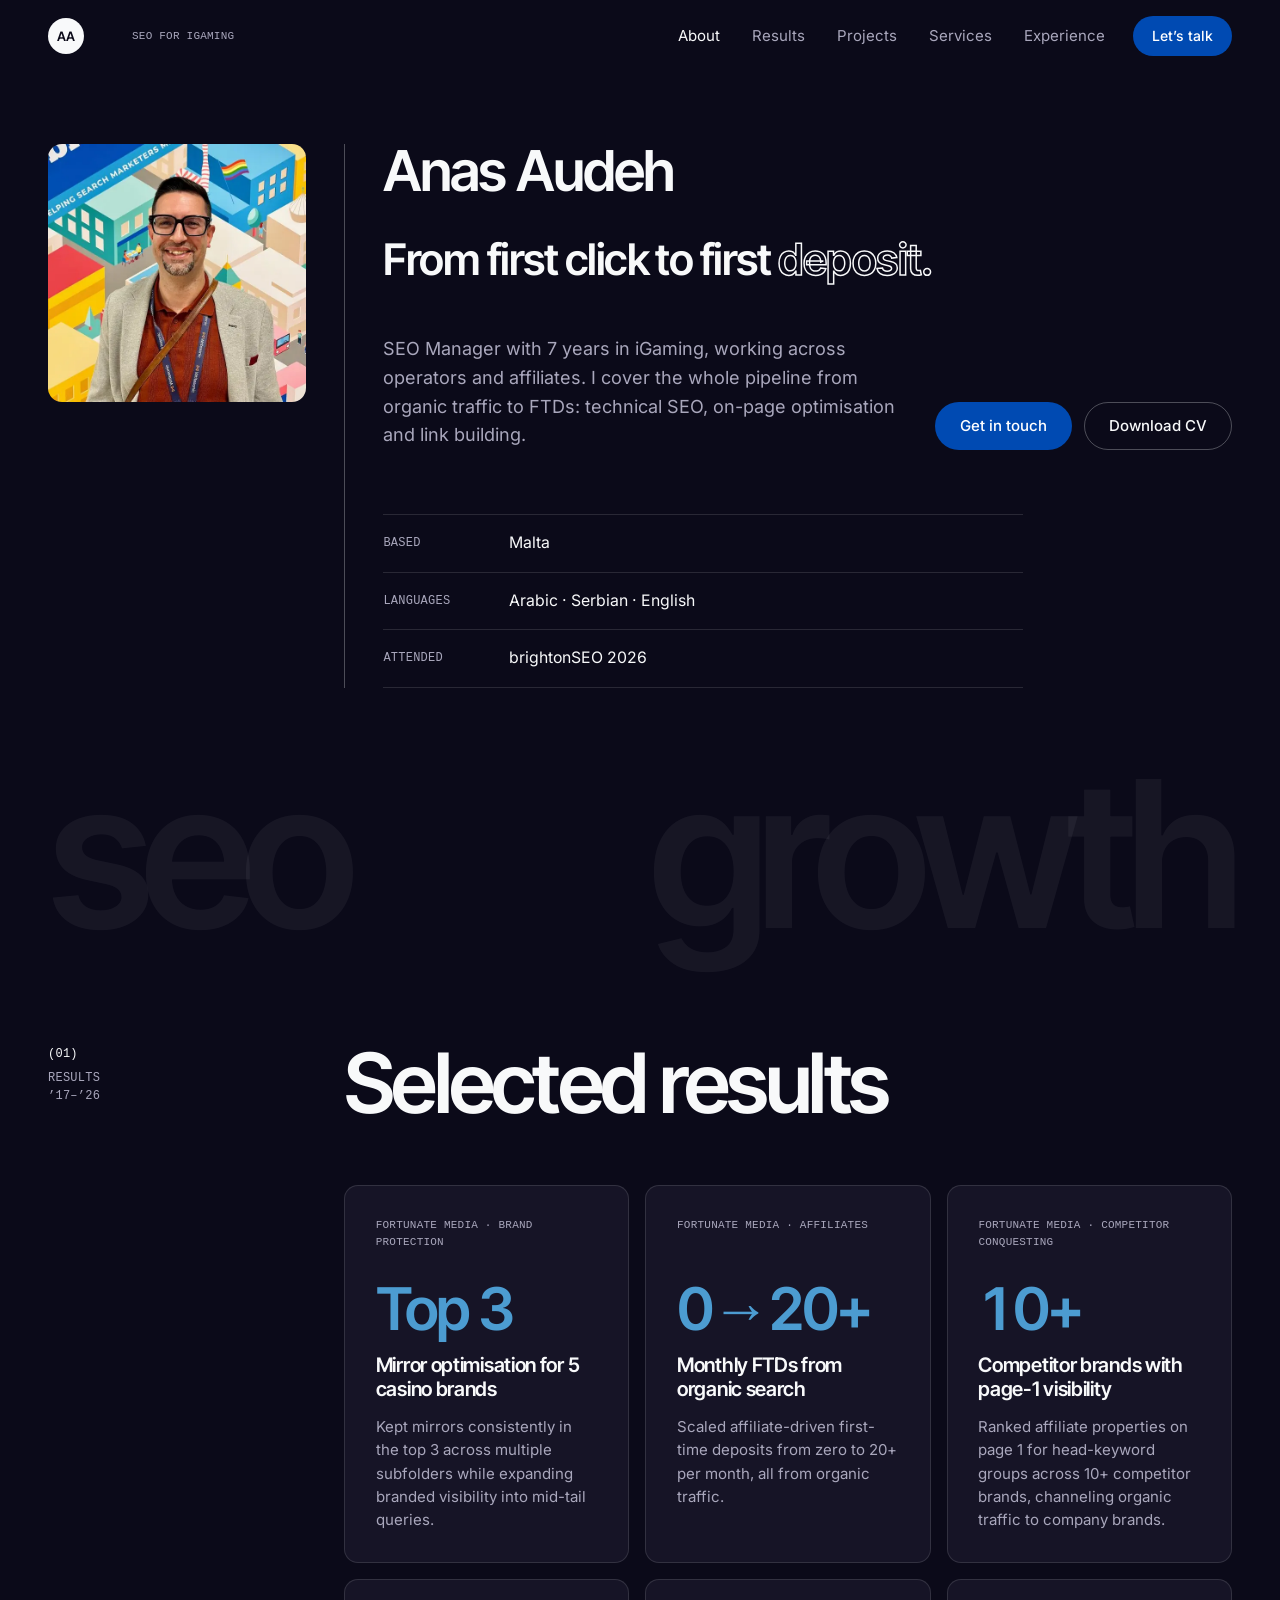
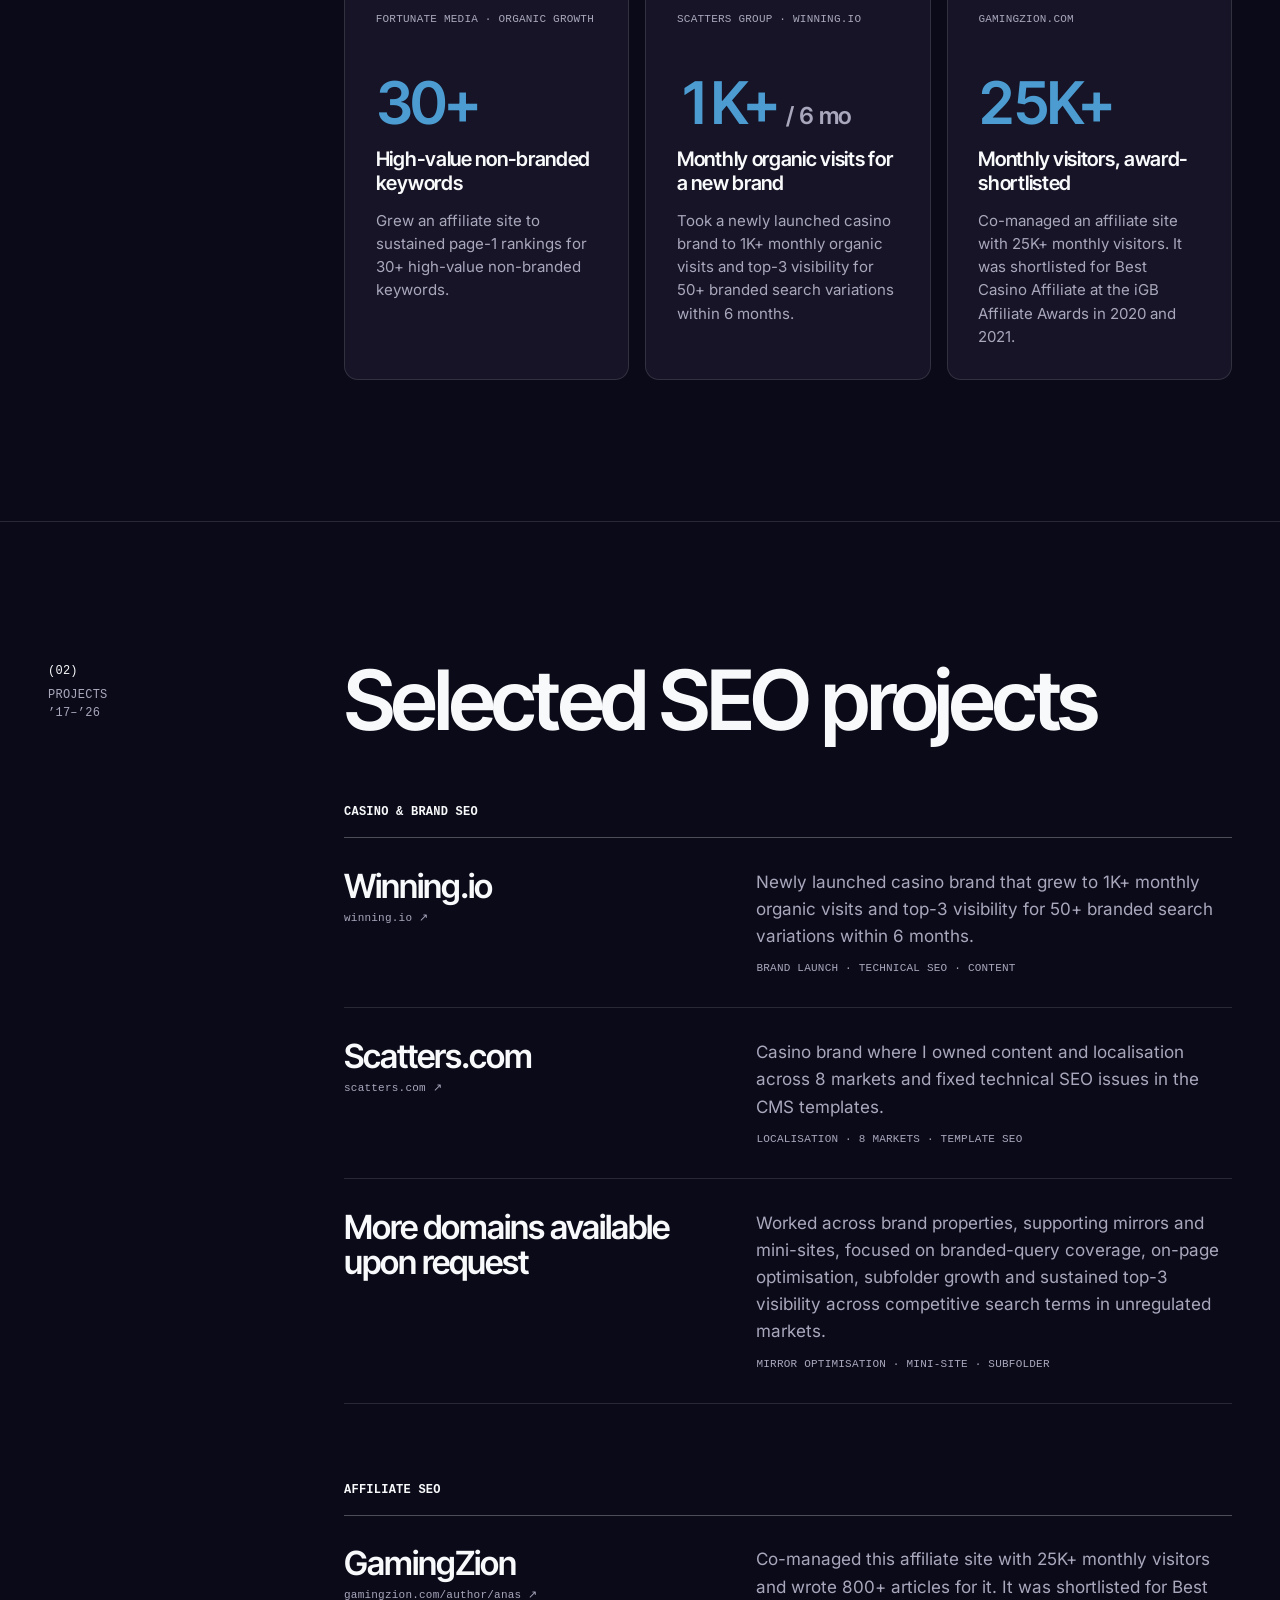
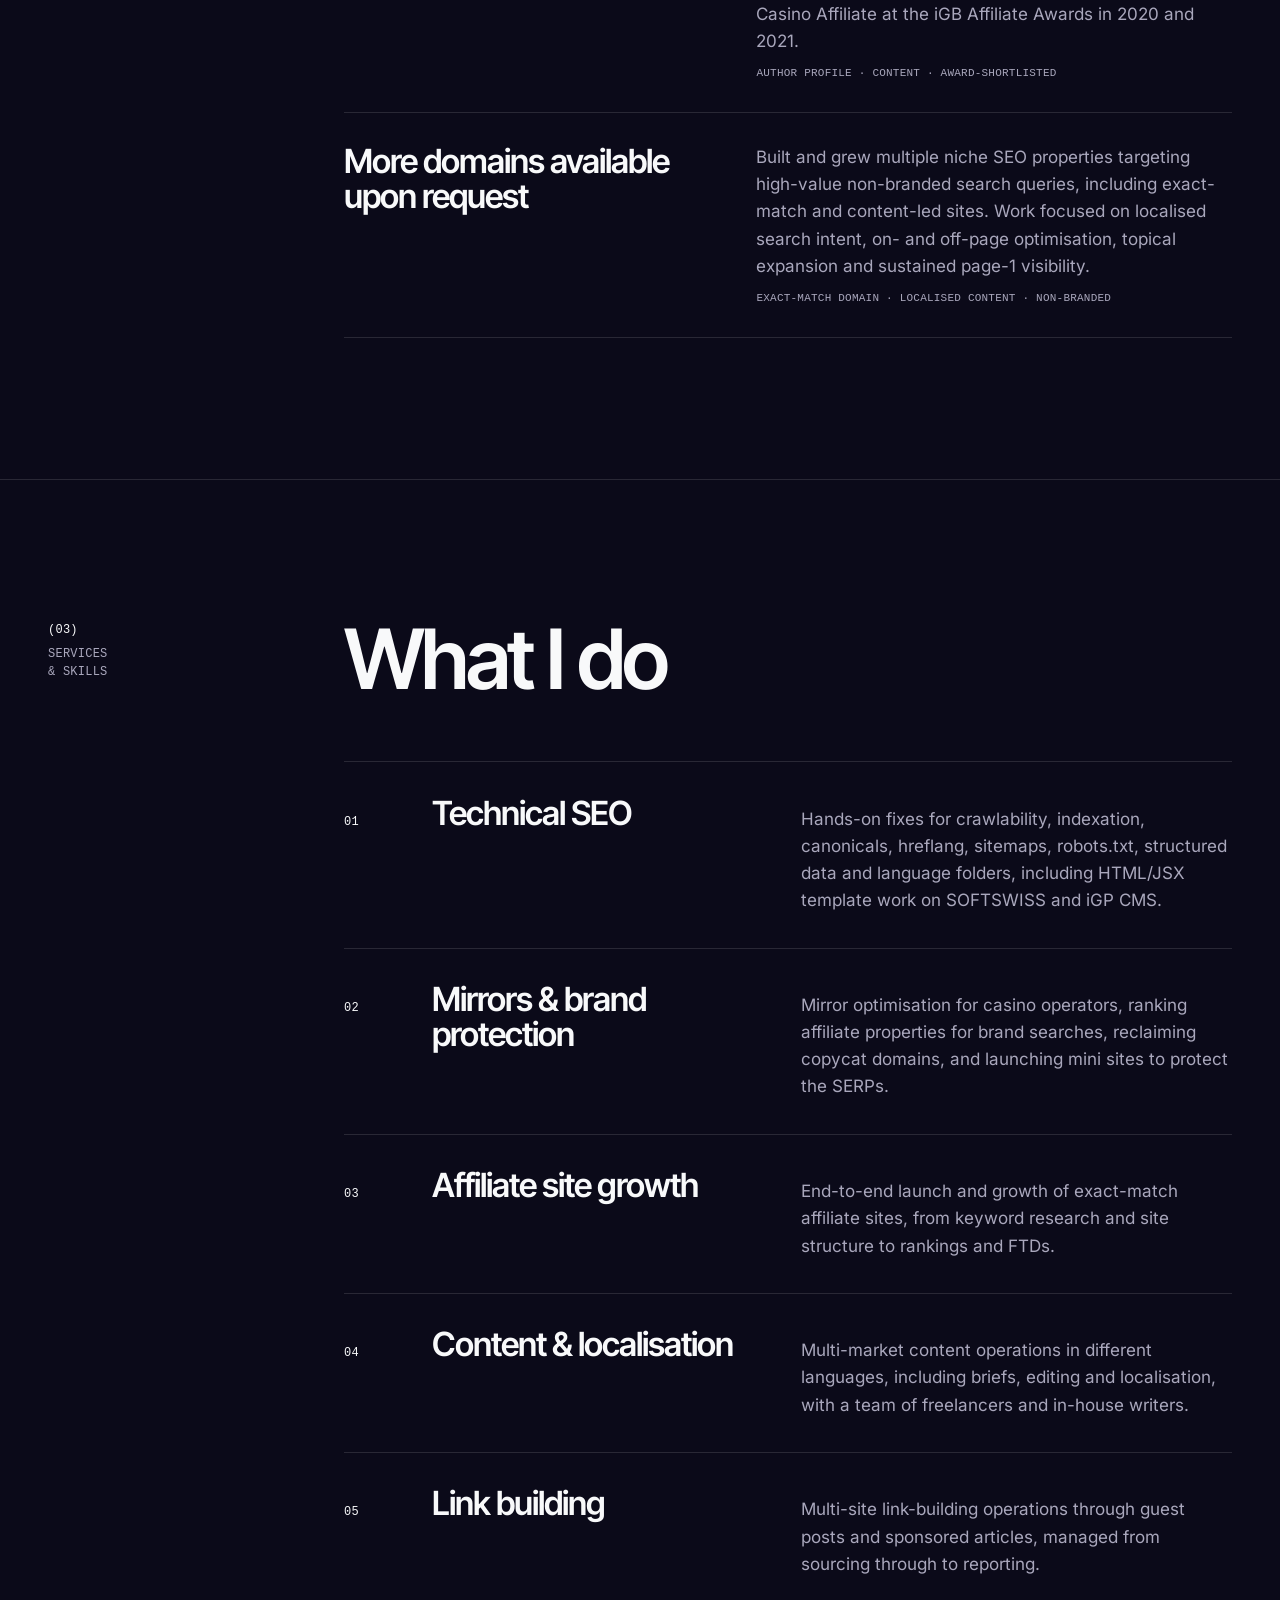
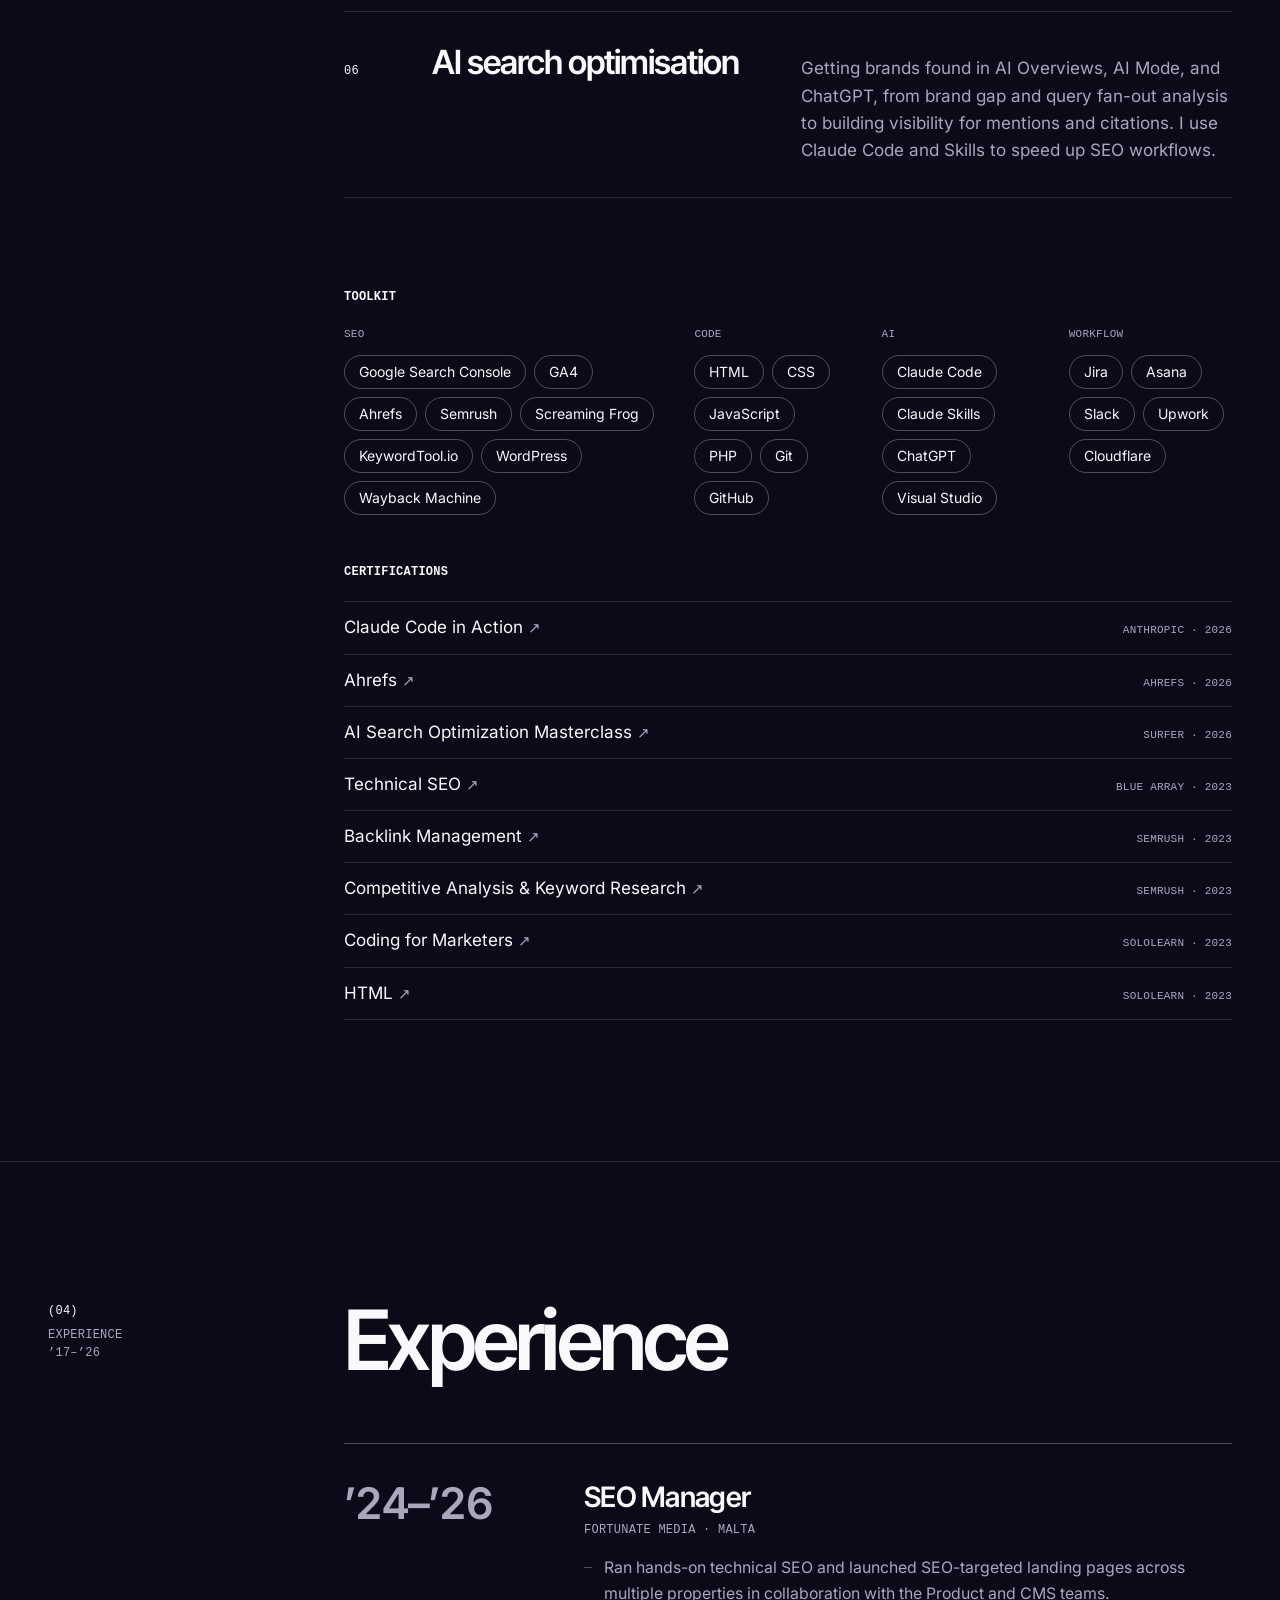
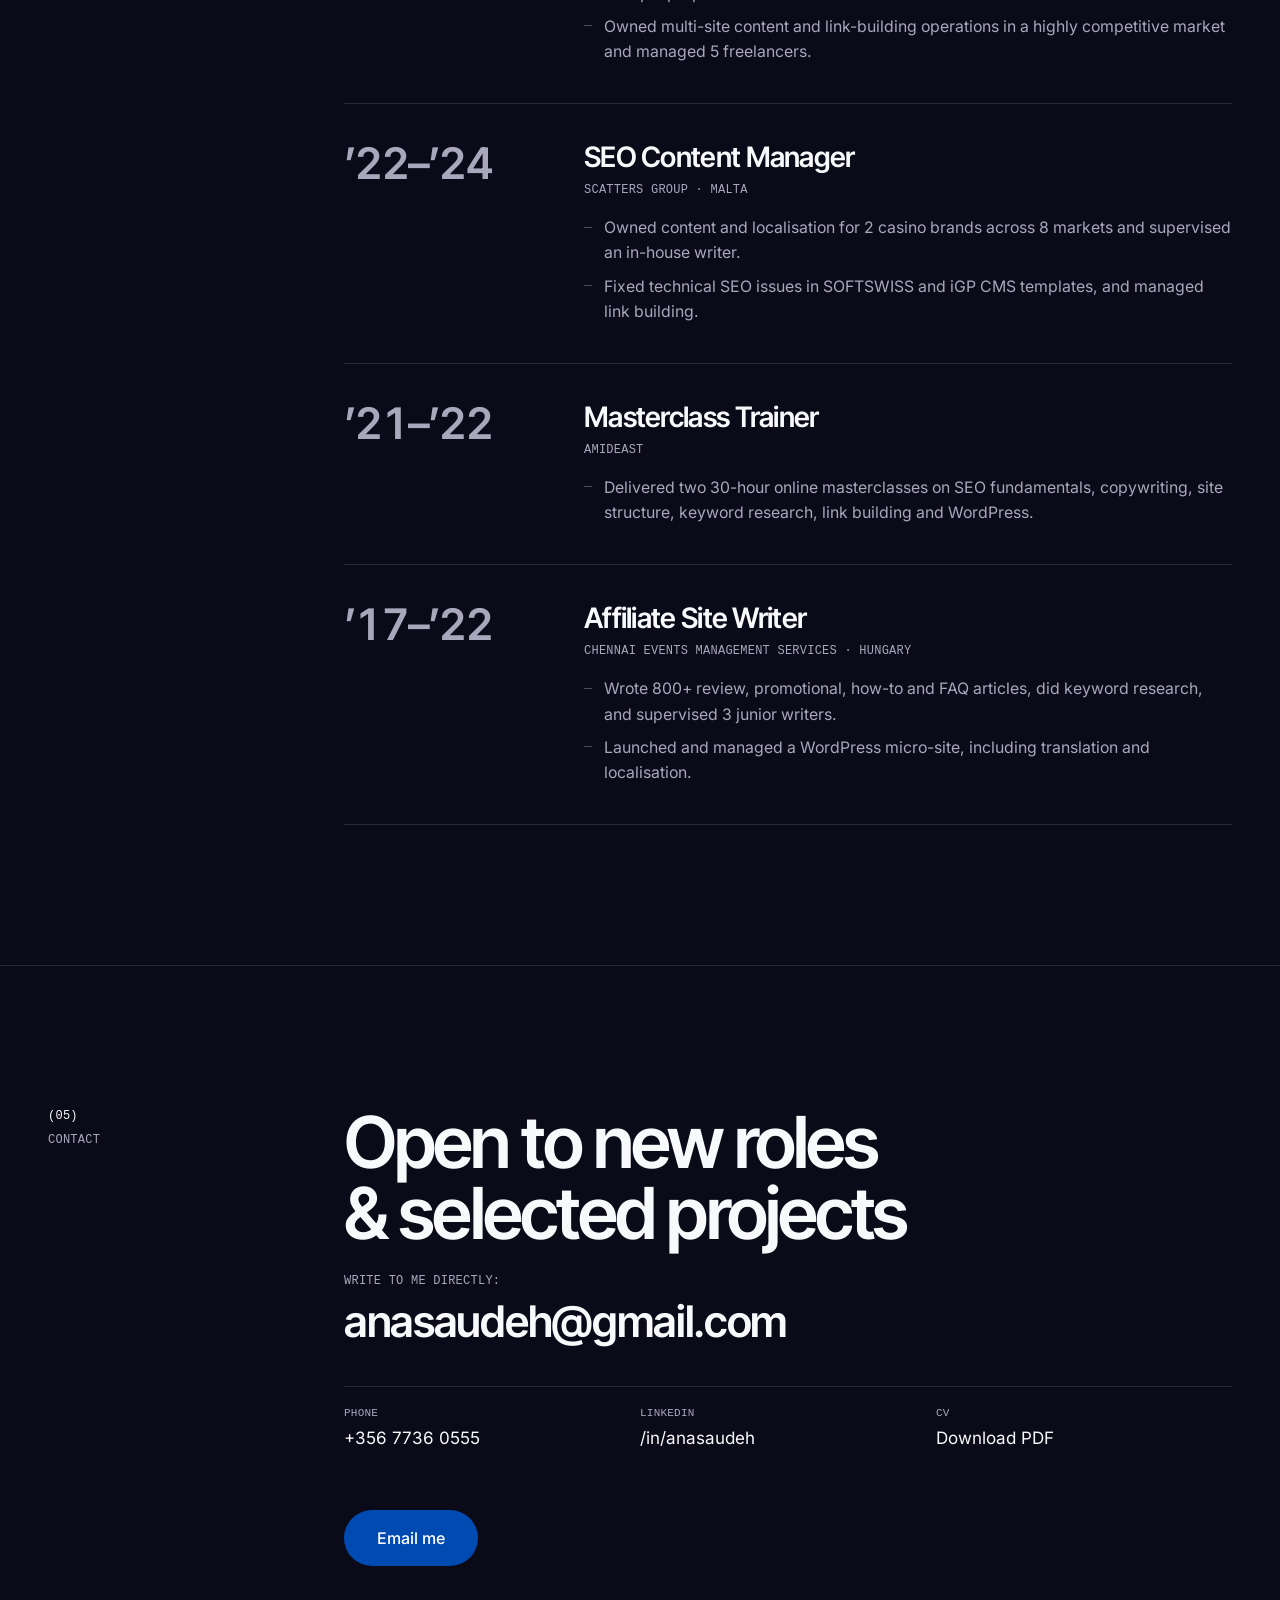
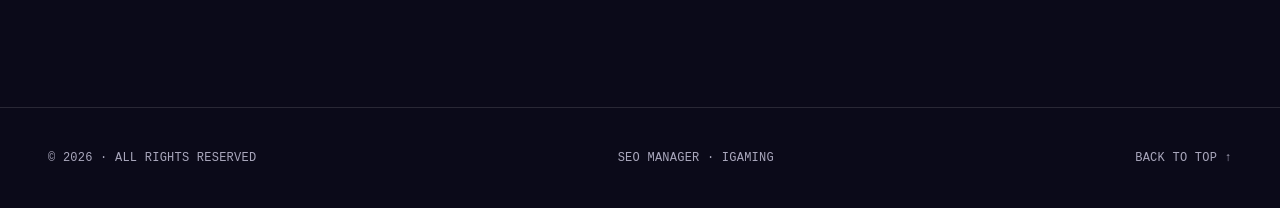
<file: index.html>
<!doctype html>
<html lang="en">
<head>
  <meta charset="utf-8">
  <meta name="viewport" content="width=device-width, initial-scale=1">

  <!-- Meta title: 52 chars · Meta description: 152 chars -->
  <title>Anas Audeh | SEO Manager for iGaming &amp; Affiliate SEO</title>
  <meta name="description" content="Specialised in technical SEO, on-page optimisation, link building, brand protection and affiliate growth, driving high-value FTDs.">
  <link rel="canonical" href="https://anasaudeh.github.io/">
  <meta name="robots" content="index, follow, max-image-preview:large, max-snippet:-1">
  <meta name="author" content="Anas Audeh">
  <meta name="theme-color" content="#0B0A19">
  <link rel="sitemap" type="application/xml" href="/sitemap.xml">

  <meta property="og:type" content="profile">
  <meta property="og:site_name" content="Anas Audeh">
  <meta property="og:locale" content="en_GB">
  <meta property="og:title" content="Anas Audeh | SEO Manager for iGaming &amp; Affiliate SEO">
  <meta property="og:description" content="Specialised in technical SEO, on-page optimisation, link building, brand protection and affiliate growth, driving high-value FTDs.">
  <meta property="og:url" content="https://anasaudeh.github.io/">
  <meta property="og:image" content="https://anasaudeh.github.io/assets/img/og-image.jpg">
  <meta property="og:image:width" content="1200">
  <meta property="og:image:height" content="630">
  <meta property="og:image:alt" content="Anas Audeh, SEO Manager, at brightonSEO">
  <meta property="profile:first_name" content="Anas">
  <meta property="profile:last_name" content="Audeh">
  <meta name="twitter:card" content="summary_large_image">
  <meta name="twitter:title" content="Anas Audeh | SEO Manager for iGaming &amp; Affiliate SEO">
  <meta name="twitter:description" content="Specialised in technical SEO, on-page optimisation, link building, brand protection and affiliate growth, driving high-value FTDs.">
  <meta name="twitter:image" content="https://anasaudeh.github.io/assets/img/og-image.jpg">

  <script>document.documentElement.classList.add('js');</script>
  <link rel="icon" type="image/png" href="/assets/img/favicon-96.png" sizes="96x96">
  <link rel="icon" type="image/svg+xml" href="/assets/img/favicon.svg">
  <link rel="shortcut icon" href="/favicon.ico">
  <link rel="apple-touch-icon" sizes="180x180" href="/assets/img/apple-touch-icon.png">
  <meta name="apple-mobile-web-app-title" content="Anas Audeh">
  <link rel="manifest" href="/site.webmanifest">

  <link rel="preload" as="image" href="assets/img/anas-audeh-600.webp" imagesrcset="assets/img/anas-audeh-600.webp 600w, assets/img/anas-audeh-1000.webp 1000w" imagesizes="(max-width: 521px) 46vw, (max-width: 767px) 240px, 30vw" type="image/webp">
  <link rel="stylesheet" href="assets/css/styles.css">

  <script type="application/ld+json">
  {
    "@context": "https://schema.org",
    "@graph": [
      {
        "@type": "WebSite",
        "@id": "https://anasaudeh.github.io/#website",
        "url": "https://anasaudeh.github.io/",
        "name": "Anas Audeh",
        "description": "Portfolio of Anas Audeh, SEO Manager for iGaming and affiliate SEO.",
        "inLanguage": "en",
        "publisher": { "@id": "https://anasaudeh.github.io/#person" }
      },
      {
        "@type": "ProfilePage",
        "@id": "https://anasaudeh.github.io/#webpage",
        "url": "https://anasaudeh.github.io/",
        "name": "Anas Audeh | SEO Manager for iGaming & Affiliate SEO",
        "description": "Specialised in technical SEO, on-page optimisation, link building, brand protection and affiliate growth, driving high-value FTDs.",
        "inLanguage": "en",
        "isPartOf": { "@id": "https://anasaudeh.github.io/#website" },
        "mainEntity": { "@id": "https://anasaudeh.github.io/#person" },
        "primaryImageOfPage": { "@id": "https://anasaudeh.github.io/#portrait" },
        "hasPart": { "@id": "https://anasaudeh.github.io/#projects" },
        "dateCreated": "2026-10-05T10:00:00+02:00",
        "dateModified": "2026-10-06T10:00:00+02:00"
      },
      {
        "@type": "ImageObject",
        "@id": "https://anasaudeh.github.io/#portrait",
        "url": "https://anasaudeh.github.io/assets/img/anas-audeh-1000.jpg",
        "contentUrl": "https://anasaudeh.github.io/assets/img/anas-audeh-1000.jpg",
        "width": 1000,
        "height": 1000,
        "caption": "Anas Audeh, SEO Manager"
      },
      {
        "@type": "Person",
        "@id": "https://anasaudeh.github.io/#person",
        "name": "Anas Audeh",
        "givenName": "Anas",
        "familyName": "Audeh",
        "jobTitle": "SEO Manager",
        "description": "SEO Manager with 7 years in iGaming, working across operators and affiliates: technical SEO, on-page optimisation, link building, brand protection, mirror optimisation and affiliate site growth.",
        "url": "https://anasaudeh.github.io/",
        "image": { "@id": "https://anasaudeh.github.io/#portrait" },
        "email": "mailto:anasaudeh@gmail.com",
        "telephone": "+35677360555",
        "address": { "@type": "PostalAddress", "addressCountry": "MT" },
        "sameAs": [
          "https://www.linkedin.com/in/anasaudeh/",
          "https://www.gamingzion.com/author/anas/"
        ],
        "knowsLanguage": ["ar", "sr", "en"],
        "knowsAbout": ["Search Engine Optimization", "Technical SEO", "iGaming SEO", "Affiliate SEO", "Casino Mirror Optimisation", "Brand Protection", "Link Building", "Content Localisation", "Hreflang", "Structured Data", "AI Search Optimization"],
        "hasOccupation": {
          "@type": "Occupation",
          "name": "SEO Manager",
          "occupationLocation": { "@type": "Country", "name": "Malta" },
          "skills": "Technical SEO, on-page optimisation, link building, mirror optimisation, brand protection, affiliate site growth, Arabic and English content localisation"
        },
        "hasCredential": [
          { "@type": "EducationalOccupationalCredential", "name": "Claude Code in Action", "credentialCategory": "certificate","recognizedBy": { "@type": "Organization", "name": "Anthropic" }, "url": "https://academy.claude.com/verify/67aee94d6bd5a4af589834d29f48e5f9" },
          { "@type": "EducationalOccupationalCredential", "name": "Ahrefs", "credentialCategory": "certificate", "recognizedBy": { "@type": "Organization", "name": "Ahrefs" }, "url": "https://ahrefs.com/academy/certificate/0a79d618d2f046e8805de0d850b82c8b" },
          { "@type": "EducationalOccupationalCredential", "name": "AI Search Optimization Masterclass", "credentialCategory": "certificate", "dateCreated": "2026-01-06", "recognizedBy": { "@type": "Organization", "name": "Surfer" }, "url": "https://credsverse.com/credentials/c81340a9-4514-42fe-adad-29f379c34323?preview=1" },
          { "@type": "EducationalOccupationalCredential", "name": "Technical SEO", "credentialCategory": "certificate", "dateCreated": "2023-07-10", "recognizedBy": { "@type": "Organization", "name": "Blue Array" }, "url": "https://www.bluearrayacademy.com/certificates/qzirxtob3e" },
          { "@type": "EducationalOccupationalCredential", "name": "Backlink Management", "credentialCategory": "certificate", "dateCreated": "2023-06-06", "recognizedBy": { "@type": "Organization", "name": "Semrush" }, "url": "https://static.semrush.com/academy-prod/certificate/11401057/XxwMrcJ4NJ2ikvB.png" },
          { "@type": "EducationalOccupationalCredential", "name": "Competitive Analysis and Keyword Research", "credentialCategory": "certificate", "dateCreated": "2023-05-05", "recognizedBy": { "@type": "Organization", "name": "Semrush" }, "url": "https://static.semrush.com/academy-prod/certificate/11401057/IXXDJ6OinRSXhJL.png" },
          { "@type": "EducationalOccupationalCredential", "name": "Coding for Marketers", "credentialCategory": "certificate", "dateCreated": "2023-03-13", "recognizedBy": { "@type": "Organization", "name": "Sololearn" }, "url": "https://www.sololearn.com/en/certificates/CT-DFIZCYKF" },
          { "@type": "EducationalOccupationalCredential", "name": "HTML", "credentialCategory": "certificate", "dateCreated": "2023-03-05", "recognizedBy": { "@type": "Organization", "name": "Sololearn" }, "url": "https://www.sololearn.com/en/certificates/CC-BE1X3CRT" }
        ]
      },
      {
        "@type": "ItemList",
        "@id": "https://anasaudeh.github.io/#projects",
        "name": "Selected SEO projects",
        "itemListElement": [
          { "@type": "ListItem", "position": 1, "item": { "@type": "WebSite", "name": "Winning.io", "url": "https://winning.io/" } },
          { "@type": "ListItem", "position": 2, "item": { "@type": "WebSite", "name": "Scatters.com", "url": "https://scatters.com/" } },
          { "@type": "ListItem", "position": 3, "item": { "@type": "WebSite", "name": "GamingZion", "url": "https://www.gamingzion.com/author/anas/" } }
        ]
      }
    ]
  }
  </script>
</head>
<body id="top">
  <a class="skip-link" href="#main">Skip to content</a>

  <header class="site-header">
    <div class="header-inner">
      <a class="wordmark" href="#top" aria-label="Back to top">
        <span class="wordmark-mark" aria-hidden="true">AA</span>
      </a>
      <p class="header-meta mono">SEO for iGaming</p>
      <button class="menu-toggle" type="button" aria-expanded="false" aria-controls="site-nav">Menu</button>
      <nav class="site-nav" id="site-nav" aria-label="Primary">
        <ul>
          <li><a href="#about">About</a></li>
          <li><a href="#results">Results</a></li>
          <li><a href="#projects">Projects</a></li>
          <li><a href="#services">Services</a></li>
          <li><a href="#experience">Experience</a></li>
          <li><a class="btn btn-primary btn-sm" href="#contact">Let’s talk</a></li>
        </ul>
      </nav>
    </div>
  </header>

  <main id="main">

    <!-- HERO / ABOUT -->
    <section class="hero" id="about" aria-labelledby="hero-name">
      <div class="container hero-grid">
        <div class="hero-side">
          <figure class="portrait reveal">
            <picture>
    <source
      type="image/webp"
      srcset="assets/img/anas-audeh-600.webp 600w,
              assets/img/anas-audeh-1000.webp 1000w"
      sizes="(max-width: 521px) 46vw, (max-width: 767px) 240px, 30vw">

    <img
      src="assets/img/anas-audeh-600.jpg"
      srcset="assets/img/anas-audeh-600.jpg 600w,
              assets/img/anas-audeh-1000.jpg 1000w"
      sizes="(max-width: 521px) 46vw, (max-width: 767px) 240px, 30vw"
      width="600"
      height="600"
      alt="Anas Audeh, SEO Manager, brightonSEO"
      fetchpriority="high">
  </picture>
          </figure>
        </div>

        <div class="hero-main">
          <h1 class="hero-name reveal" id="hero-name">Anas Audeh</h1>
          <p class="hero-title reveal">From first click to first <span class="outline">deposit.</span></p>
          <div class="hero-foot reveal">
            <p class="hero-lede">SEO Manager with 7 years in iGaming, working across operators and affiliates. I cover the whole pipeline from organic traffic to FTDs: technical SEO, on-page optimisation and link building.</p>
            <div class="hero-ctas">
              <a class="btn btn-primary" href="#contact">Get in touch</a>
              <a class="btn btn-ghost" href="/assets/Anas_Audeh_CV.pdf" download>Download CV</a>
            </div>
          </div>
          <dl class="facts hero-facts reveal">
            <div><dt class="mono">Based</dt><dd>Malta</dd></div>
            <div><dt class="mono">Languages</dt><dd>Arabic · Serbian · English</dd></div>
            <div><dt class="mono">Attended</dt><dd>brightonSEO 2026</dd></div>
          </dl>
        </div>
      </div>
      <div class="ghost-words" aria-hidden="true">
        <span>seo</span><span>growth</span>
      </div>
    </section>

    <!-- RESULTS -->
    <section class="section" id="results" aria-labelledby="results-title">
      <div class="container section-grid">
        <div class="section-label">
          <span class="mono">(01)</span>
          <span class="mono">Results <br>’17–’26</span>
        </div>
        <div class="section-body">
          <h2 class="section-title reveal" id="results-title">Selected results</h2>
          <ul class="cards">
            <li class="card reveal">
              <p class="card-tag mono">Fortunate Media · Brand protection</p>
              <p class="card-metric">Top 3</p>
              <h3>Mirror optimisation for 5 casino brands</h3>
              <p>Kept mirrors consistently in the top 3 across multiple subfolders while expanding branded visibility into mid-tail queries.</p>
            </li>
            <li class="card reveal">
              <p class="card-tag mono">Fortunate Media · Affiliates</p>
              <p class="card-metric">0→20+</p>
              <h3>Monthly FTDs from organic search</h3>
              <p>Scaled affiliate-driven first-time deposits from zero to 20+ per month, all from organic traffic.</p>
            </li>
            <li class="card reveal">
              <p class="card-tag mono">Fortunate Media · Competitor conquesting</p>
              <p class="card-metric">10+</p>
              <h3>Competitor brands with page-1 visibility</h3>
              <p>Ranked affiliate properties on page 1 for head-keyword groups across 10+ competitor brands, channeling organic traffic to company brands.</p>
            </li>
            <li class="card reveal">
              <p class="card-tag mono">Fortunate Media · Organic Growth</p>
              <p class="card-metric">30+</p>
              <h3>High-value non-branded keywords</h3>
              <p>Grew an affiliate site to sustained page-1 rankings for 30+ high-value non-branded keywords.</p>
            </li>
            <li class="card reveal">
              <p class="card-tag mono">Scatters Group · Winning.io</p>
              <p class="card-metric">1K+ <small>/ 6 mo</small></p>
              <h3>Monthly organic visits for a new brand</h3>
              <p>Took a newly launched casino brand to 1K+ monthly organic visits and top-3 visibility for 50+ branded search variations within 6 months.</p>
            </li>
            <li class="card reveal">
              <p class="card-tag mono">GamingZion.com</p>
              <p class="card-metric">25K+</p>
              <h3>Monthly visitors, award-shortlisted</h3>
              <p>Co-managed an affiliate site with 25K+ monthly visitors. It was shortlisted for Best Casino Affiliate at the iGB Affiliate Awards in 2020 and 2021.</p>
            </li>
          </ul>
        </div>
      </div>
    </section>

    <!-- PROJECTS -->
    <section class="section" id="projects" aria-labelledby="projects-title">
      <div class="container section-grid">
        <div class="section-label">
          <span class="mono">(02)</span>
          <span class="mono">Projects <br>’17–’26</span>
        </div>
        <div class="section-body">
          <h2 class="section-title reveal" id="projects-title">Selected SEO projects</h2>

          <div class="project-group reveal">
            <h3 class="project-group-title mono">Casino &amp; brand SEO</h3>
            <ul class="projects">
              <li class="project">
                <a href="https://winning.io/" target="_blank" rel="noopener">
                  <div class="project-head">
                    <h4>Winning.io</h4>
                    <span class="project-url mono">winning.io <span aria-hidden="true">↗</span></span>
                  </div>
                  <p class="project-desc">Newly launched casino brand that grew to 1K+ monthly organic visits and top-3 visibility for 50+ branded search variations within 6 months.</p>
                  <p class="project-tags mono">Brand launch · Technical SEO · Content</p>
                </a>
              </li>
              <li class="project">
                <a href="https://scatters.com/" target="_blank" rel="noopener">
                  <div class="project-head">
                    <h4>Scatters.com</h4>
                    <span class="project-url mono">scatters.com <span aria-hidden="true">↗</span></span>
                  </div>
                  <p class="project-desc">Casino brand where I owned content and localisation across 8 markets and fixed technical SEO issues in the CMS templates.</p>
                  <p class="project-tags mono">Localisation · 8 markets · Template SEO</p>
                </a>
              </li>
              <li class="project project-more">
                <div class="project-inner">
                  <div class="project-head">
                    <h4>More domains available upon request</h4>
                  </div>
                  <p class="project-desc">Worked across brand properties, supporting mirrors and mini-sites, focused on branded-query coverage, on-page optimisation, subfolder growth and sustained top-3 visibility across competitive search terms in unregulated markets.</p>
                  <p class="project-tags mono">Mirror optimisation · Mini-site · Subfolder</p>
                </div>
              </li>
            </ul>
          </div>

          <div class="project-group reveal">
            <h3 class="project-group-title mono">Affiliate SEO</h3>
            <ul class="projects">
              <li class="project">
                <a href="https://www.gamingzion.com/author/anas/" target="_blank" rel="noopener">
                  <div class="project-head">
                    <h4>GamingZion</h4>
                    <span class="project-url mono">gamingzion.com/author/anas <span aria-hidden="true">↗</span></span>
                  </div>
                  <p class="project-desc">Co-managed this affiliate site with 25K+ monthly visitors and wrote 800+ articles for it. It was shortlisted for Best Casino Affiliate at the iGB Affiliate Awards in 2020 and 2021.</p>
                  <p class="project-tags mono">Author profile · Content · Award-shortlisted</p>
                </a>
              </li>
              <li class="project project-more">
                <div class="project-inner">
                  <div class="project-head">
                    <h4>More domains available upon request</h4>
                  </div>
                  <p class="project-desc">Built and grew multiple niche SEO properties targeting high-value non-branded search queries, including exact-match and content-led sites. Work focused on localised search intent, on- and off-page optimisation, topical expansion and sustained page-1 visibility.</p>
                  <p class="project-tags mono">Exact-match domain · Localised content · Non-branded</p>
                </div>
              </li>
            </ul>
          </div>
        </div>
      </div>
    </section>

    <!-- SERVICES -->
    <section class="section" id="services" aria-labelledby="services-title">
      <div class="container section-grid">
        <div class="section-label">
          <span class="mono">(03)</span>
          <span class="mono">Services <br>&amp; Skills</span>
        </div>
        <div class="section-body">
          <h2 class="section-title reveal" id="services-title">What I do</h2>
          <ol class="services">
            <li class="service reveal">
              <span class="service-num mono">01</span>
              <h3>Technical SEO</h3>
              <p>Hands-on fixes for crawlability, indexation, canonicals, hreflang, sitemaps, robots.txt, structured data and language folders, including HTML/JSX template work on SOFTSWISS and iGP CMS.</p>
            </li>
            <li class="service reveal">
              <span class="service-num mono">02</span>
              <h3>Mirrors &amp; brand protection</h3>
              <p>Mirror optimisation for casino operators, ranking affiliate properties for brand searches, reclaiming copycat domains, and launching mini sites to protect the SERPs.</p>
            </li>
            <li class="service reveal">
              <span class="service-num mono">03</span>
              <h3>Affiliate site growth</h3>
              <p>End-to-end launch and growth of exact-match affiliate sites, from keyword research and site structure to rankings and FTDs.</p>
            </li>
            <li class="service reveal">
              <span class="service-num mono">04</span>
              <h3>Content &amp; localisation</h3>
              <p>Multi-market content operations in different languages, including briefs, editing and localisation, with a team of freelancers and in-house writers.</p>
            </li>
            <li class="service reveal">
              <span class="service-num mono">05</span>
              <h3>Link building</h3>
              <p>Multi-site link-building operations through guest posts and sponsored articles, managed from sourcing through to reporting.</p>
            </li>
            <li class="service reveal">
              <span class="service-num mono">06</span>
              <h3>AI search optimisation</h3>
              <p>Getting brands found in AI Overviews, AI Mode, and ChatGPT, from brand gap and query fan-out analysis to building visibility for mentions and citations. I use Claude Code and Skills to speed up SEO workflows.</p>
            </li>
          </ol>

          <div class="toolkit reveal">
            <h3 class="toolkit-title mono">Toolkit</h3>
            <div class="toolkit-groups">
              <div>
                <p class="mono toolkit-label">SEO</p>
                <ul class="chips">
                  <li>Google Search Console</li><li>GA4</li><li>Ahrefs</li><li>Semrush</li><li>Screaming Frog</li><li>KeywordTool.io</li><li>WordPress</li><li>Wayback Machine</li>
                </ul>
              </div>
              <div>
                <p class="mono toolkit-label">Code</p>
                <ul class="chips"><li>HTML</li><li>CSS</li><li>JavaScript</li><li>PHP</li><li>Git</li><li>GitHub</li></ul>
              </div>
              <div>
                <p class="mono toolkit-label">AI</p>
                <ul class="chips"><li>Claude Code</li><li>Claude Skills</li><li>ChatGPT</li><li>Visual Studio</li></ul>
              </div>
              <div>
                <p class="mono toolkit-label">Workflow</p>
                <ul class="chips"><li>Jira</li><li>Asana</li><li>Slack</li><li>Upwork</li><li>Cloudflare</li></ul>
              </div>
            </div>

            <h3 class="toolkit-title mono">Certifications</h3>
            <ul class="certs">
              <li><a href="https://academy.claude.com/verify/67aee94d6bd5a4af589834d29f48e5f9" target="_blank" rel="noopener"><span class="cert-name">Claude Code in Action <span aria-hidden="true">↗</span></span><span class="mono">Anthropic · 2026</span></a></li>
              <li><a href="https://ahrefs.com/academy/certificate/0a79d618d2f046e8805de0d850b82c8b" target="_blank" rel="noopener"><span class="cert-name">Ahrefs <span aria-hidden="true">↗</span></span><span class="mono">Ahrefs · 2026</span></a></li>
              <li><a href="https://credsverse.com/credentials/c81340a9-4514-42fe-adad-29f379c34323?preview=1" target="_blank" rel="noopener"><span class="cert-name">AI Search Optimization Masterclass <span aria-hidden="true">↗</span></span><span class="mono">Surfer · 2026</span></a></li>
              <li><a href="https://www.bluearrayacademy.com/certificates/qzirxtob3e" target="_blank" rel="noopener"><span class="cert-name">Technical SEO <span aria-hidden="true">↗</span></span><span class="mono">Blue Array · 2023</span></a></li>
              <li><a href="https://static.semrush.com/academy-prod/certificate/11401057/XxwMrcJ4NJ2ikvB.png" target="_blank" rel="noopener"><span class="cert-name">Backlink Management <span aria-hidden="true">↗</span></span><span class="mono">Semrush · 2023</span></a></li>
              <li><a href="https://static.semrush.com/academy-prod/certificate/11401057/IXXDJ6OinRSXhJL.png" target="_blank" rel="noopener"><span class="cert-name">Competitive Analysis &amp; Keyword Research <span aria-hidden="true">↗</span></span><span class="mono">Semrush · 2023</span></a></li>
              <li><a href="https://www.sololearn.com/en/certificates/CT-DFIZCYKF" target="_blank" rel="noopener"><span class="cert-name">Coding for Marketers <span aria-hidden="true">↗</span></span><span class="mono">Sololearn · 2023</span></a></li>
              <li><a href="https://www.sololearn.com/en/certificates/CC-BE1X3CRT" target="_blank" rel="noopener"><span class="cert-name">HTML <span aria-hidden="true">↗</span></span><span class="mono">Sololearn · 2023</span></a></li>
            </ul>
          </div>
        </div>
      </div>
    </section>

    <!-- EXPERIENCE -->
    <section class="section" id="experience" aria-labelledby="experience-title">
      <div class="container section-grid">
        <div class="section-label">
          <span class="mono">(04)</span>
          <span class="mono">Experience <br>’17–’26</span>
        </div>
        <div class="section-body">
          <h2 class="section-title reveal" id="experience-title">Experience</h2>
          <ol class="timeline">
            <li class="role reveal">
              <p class="role-years">’24–’26</p>
              <div class="role-body">
                <h3>SEO Manager</h3>
                <p class="role-org mono">Fortunate Media · Malta</p>
                <ul>
                  <li>Ran hands-on technical SEO and launched SEO-targeted landing pages across multiple properties in collaboration with the Product and CMS teams.</li>
                  <li>Owned multi-site content and link-building operations in a highly competitive market and managed 5 freelancers.</li>
                </ul>
              </div>
            </li>
            <li class="role reveal">
              <p class="role-years">’22–’24</p>
              <div class="role-body">
                <h3>SEO Content Manager</h3>
                <p class="role-org mono">Scatters Group · Malta</p>
                <ul>
                  <li>Owned content and localisation for 2 casino brands across 8 markets and supervised an in-house writer.</li>
                  <li>Fixed technical SEO issues in SOFTSWISS and iGP CMS templates, and managed link building.</li>
                </ul>
              </div>
            </li>
            <li class="role reveal">
              <p class="role-years">’21–’22</p>
              <div class="role-body">
                <h3>Masterclass Trainer</h3>
                <p class="role-org mono">AMIDEAST</p>
                <ul>
                  <li>Delivered two 30-hour online masterclasses on SEO fundamentals, copywriting, site structure, keyword research, link building and WordPress.</li>
                </ul>
              </div>
            </li>
            <li class="role reveal">
              <p class="role-years">’17–’22</p>
              <div class="role-body">
                <h3>Affiliate Site Writer</h3>
                <p class="role-org mono">Chennai Events Management Services · Hungary</p>
                <ul>
                  <li>Wrote 800+ review, promotional, how-to and FAQ articles, did keyword research, and supervised 3 junior writers.</li>
                  <li>Launched and managed a WordPress micro-site, including translation and localisation.</li>
                </ul>
              </div>
            </li>
          </ol>
        </div>
      </div>
    </section>

    <!-- CONTACT -->
    <section class="section contact" id="contact" aria-labelledby="contact-title">
      <div class="container section-grid">
        <div class="section-label">
          <span class="mono">(05)</span>
          <span class="mono">Contact</span>
        </div>
        <div class="section-body">
          <h2 class="contact-title reveal" id="contact-title">Open to new roles <br>&amp; selected projects</h2>
          <p class="contact-kicker mono reveal">Write to me directly:</p>
          <a class="contact-email reveal" href="mailto:anasaudeh@gmail.com">anasaudeh@gmail.com</a>
          <ul class="contact-links reveal">
            <li><a href="tel:+35677360555"><span class="mono">Phone</span>+356 7736 0555</a></li>
            <li><a href="https://www.linkedin.com/in/anasaudeh/" target="_blank" rel="me noopener"><span class="mono">LinkedIn</span>/in/anasaudeh</a></li>
            <li><a href="/assets/Anas_Audeh_CV.pdf" download><span class="mono">CV</span>Download PDF</a></li>
          </ul>
          <a class="btn btn-primary btn-lg reveal" href="mailto:anasaudeh@gmail.com?subject=Hello%20Anas">Email me</a>
        </div>
      </div>
    </section>
  </main>

  <footer class="site-footer">
    <div class="container footer-inner">
      <p class="mono">© <span id="year">2026</span> · All rights reserved</p>
      <p class="mono">SEO Manager · iGaming</p>
      <a class="mono" href="#top">Back to top ↑</a>
    </div>
  </footer>

  <script src="assets/js/main.js" defer></script>
  <script>
(function () {
  var loaded = false;

  function loadGA4() {
    if (loaded) return;
    loaded = true;

    window.dataLayer = window.dataLayer || [];
    window.gtag = function () {
      dataLayer.push(arguments);
    };

    gtag('js', new Date());
    gtag('config', 'G-PX4HTK25QJ');

    var script = document.createElement('script');
    script.async = true;
    script.src = 'https://www.googletagmanager.com/gtag/js?id=G-PX4HTK25QJ';
    document.head.appendChild(script);

    ['pointerdown', 'keydown', 'scroll', 'touchstart'].forEach(function (event) {
      window.removeEventListener(event, loadGA4);
    });
  }

  ['pointerdown', 'keydown', 'scroll', 'touchstart'].forEach(function (event) {
    window.addEventListener(event, loadGA4, {
      once: true,
      passive: true
    });
  });
})();
</script>
</body>
</html>
</file>
<file: assets/css/styles.css>
@font-face {
  font-family: "Inter";
  src: url("../fonts/Inter-Variable.woff2") format("woff2");
  font-style: normal;
  font-weight: 400 500;
  font-display: swap;
}

@font-face {
  font-family: "Inter Tight";
  src: url("../fonts/InterTight-Variable.woff2") format("woff2");
  font-style: normal;
  font-weight: 500 600;
  font-display: swap;
}
/* ==========================================================================
   Anas Audeh — SEO Manager
   Brand tokens
   ========================================================================== */
:root {
  --bg: #0B0A19;          /* base */
  --surface: #161426;     /* contrast card */
  --text: #F8F9FA;        /* text */
  --accent: #4C9CD1;      /* key metrics (result-card numbers) */
  --cta: #004AB2;         /* CTA buttons */
  --cta-press: #003A8C;
  --muted: #A9A7BC;
  --line: rgba(248, 249, 250, 0.12);
  --line-strong: rgba(248, 249, 250, 0.28);
  --ghost: rgba(248, 249, 250, 0.05);
  --focus: #8CC3E8;

  --font-display: "Inter Tight", "Helvetica Neue", Arial, sans-serif;
  --font-body: "Inter", "Helvetica Neue", Arial, sans-serif;
  --font-mono: ui-monospace, SFMono-Regular, Menlo, Monaco, Consolas, "Liberation Mono", monospace;

  --gutter: clamp(16px, 4vw, 48px);
  --max: 1440px;
  --header-h: 72px;
  --radius: 14px;

  --ease-out: cubic-bezier(0.22, 1, 0.36, 1);
  --dur: 220ms;

  color-scheme: dark;
}

/* ==========================================================================
   Base
   ========================================================================== */
*, *::before, *::after { box-sizing: border-box; }

html {
  scroll-behavior: smooth;
  scroll-padding-top: calc(var(--header-h) + 16px);
  -webkit-text-size-adjust: 100%;
}

body {
  margin: 0;
  background: var(--bg);
  color: var(--text);
  font-family: var(--font-body);
  font-size: 1.0625rem;
  line-height: 1.6;
  -webkit-font-smoothing: antialiased;
  overflow-x: hidden;
}

img { display: block; max-width: 100%; height: auto; }
a { color: inherit; }
ul, ol { margin: 0; padding: 0; list-style: none; }
h1, h2, h3, p, figure, dl, dd { margin: 0; }

.mono {
  font-family: var(--font-mono);
  font-size: 0.75rem;
  line-height: 1.5;
  letter-spacing: 0.02em;
  text-transform: uppercase;
  color: var(--muted);
}

.container {
  width: 100%;
  max-width: var(--max);
  margin-inline: auto;
  padding-inline: var(--gutter);
}

.sr-only {
  position: absolute !important;
  width: 1px; height: 1px;
  padding: 0; margin: -1px;
  overflow: hidden; clip: rect(0 0 0 0);
  white-space: nowrap; border: 0;
}

:focus-visible {
  outline: 2px solid var(--focus);
  outline-offset: 3px;
  border-radius: 4px;
}

.skip-link {
  position: absolute;
  left: 16px; top: -100px;
  z-index: 1000;
  padding: 12px 18px;
  background: var(--text);
  color: var(--bg);
  font-weight: 500;
  border-radius: 8px;
  text-decoration: none;
}
.skip-link:focus { top: 16px; }

/* ==========================================================================
   Buttons
   ========================================================================== */
.btn {
  display: inline-flex;
  align-items: center;
  justify-content: center;
  gap: 8px;
  min-height: 48px;
  padding: 0 24px;
  border-radius: 999px;
  font-family: var(--font-body);
  font-size: 0.9375rem;
  font-weight: 500;
  text-decoration: none;
  cursor: pointer;
  border: 1px solid transparent;
  transition: background-color var(--dur) var(--ease-out),
              border-color var(--dur) var(--ease-out),
              transform var(--dur) var(--ease-out);
  touch-action: manipulation;
}
.btn:active { transform: scale(0.97); }

.btn-primary { background: var(--cta); color: #fff; }
.btn-primary:hover { background: var(--cta-press); }

.btn-ghost { border-color: var(--line-strong); color: var(--text); }
.btn-ghost:hover { border-color: var(--text); }

.btn-sm { min-height: 40px; padding: 0 18px; font-size: 0.875rem; }
.btn-lg { min-height: 56px; padding: 0 32px; font-size: 1rem; }

/* ==========================================================================
   Header
   ========================================================================== */
.site-header {
  position: fixed;
  inset: 0 0 auto 0;
  z-index: 100;
  transition: background-color var(--dur) var(--ease-out), border-color var(--dur) var(--ease-out);
  border-bottom: 1px solid transparent;
}
.site-header.is-scrolled {
  background: rgba(11, 10, 25, 0.86);
  -webkit-backdrop-filter: saturate(140%) blur(12px);
  backdrop-filter: saturate(140%) blur(12px);
  border-bottom-color: var(--line);
}

.header-inner {
  max-width: var(--max);
  margin-inline: auto;
  padding-inline: var(--gutter);
  height: var(--header-h);
  display: flex;
  align-items: center;
  gap: 24px;
}

.wordmark {
  display: inline-flex;
  align-items: center;
  gap: 12px;
  text-decoration: none;
  font-family: var(--font-display);
  font-weight: 600;
  font-size: 1rem;
  letter-spacing: -0.01em;
}
.wordmark-mark {
  display: grid;
  place-items: center;
  width: 36px; height: 36px;
  border-radius: 50%;
  background: var(--text);
  color: var(--bg);
  font-size: 0.8125rem;
  letter-spacing: -0.02em;
}

.header-meta { margin-left: 24px; font-size: 0.6875rem; }

.site-nav { margin-left: auto; }
.site-nav ul { display: flex; align-items: center; gap: 4px; }
.site-nav a:not(.btn) {
  display: inline-flex;
  align-items: center;
  min-height: 40px;
  padding: 0 14px;
  font-size: 0.9375rem;
  text-decoration: none;
  color: var(--muted);
  border-radius: 999px;
  transition: color var(--dur) var(--ease-out);
}
.site-nav a:not(.btn):hover,
.site-nav a.is-active { color: var(--text); }
.site-nav li:last-child { margin-left: 10px; }

.menu-toggle {
  display: none;
  margin-left: auto;
  min-height: 44px;
  padding: 0 18px;
  border-radius: 999px;
  border: 1px solid var(--line-strong);
  background: transparent;
  color: var(--text);
  font: 500 0.875rem var(--font-body);
  cursor: pointer;
}

/* ==========================================================================
   Hero
   ========================================================================== */
.hero {
  position: relative;
  padding-top: calc(var(--header-h) + clamp(32px, 6vw, 72px));
  padding-bottom: 0;
  overflow: hidden;
  isolation: isolate;
}
/* tighter gap between the "seo growth" words and the Results section */
.hero + .section { padding-top: clamp(40px, 5vw, 72px); }

.hero-grid {
  position: relative;
  display: grid;
  grid-template-columns: minmax(220px, 3fr) 9fr;
  gap: 0;
}


.hero-side {
  display: flex;
  flex-direction: column;
  gap: 24px;
  padding-right: clamp(20px, 3vw, 48px);
}

.portrait { position: relative; }
.portrait img {
  width: 100%;
  aspect-ratio: 1 / 1;
  object-fit: cover;
  border-radius: var(--radius);
  background: var(--surface);
}
.portrait figcaption { margin-top: 10px; font-size: 0.6875rem; }

.hero-role { color: var(--text); }

/* the signature vertical rule */
.hero-main {
  border-left: 1px solid var(--line-strong);
  padding-left: clamp(20px, 3vw, 48px);
  display: flex;
  flex-direction: column;
}

.hero-name {
  font-family: var(--font-display);
  font-weight: 600;
  font-size: clamp(2rem, 4.4vw, 4.25rem);
  line-height: 0.95;
  letter-spacing: -0.035em;
  margin-bottom: clamp(24px, 3vw, 40px);
}

.hero-title {
  font-family: var(--font-display);
  font-weight: 600;
  font-size: clamp(1.75rem, 3.4vw, 3.25rem);
  line-height: 1.1;
  letter-spacing: -0.035em;
  text-wrap: balance;
}
.hero-title .outline {
  color: transparent;
  -webkit-text-stroke: 1.5px var(--text);
  letter-spacing: -0.015em; /* looser so outlines don't overlap */
}

.hero-foot {
  margin-top: clamp(32px, 4vw, 56px);
  display: grid;
  grid-template-columns: minmax(0, 34rem) auto;
  align-items: end;
  gap: 32px;
}
.hero-lede { color: var(--muted); font-size: 1.125rem; max-width: 34rem; }
.hero-ctas { display: flex; flex-wrap: wrap; gap: 12px; }

.ghost-words {
  position: relative; /* in normal flow so the full letters (incl. the "g" descender) stay visible */
  margin-top: clamp(32px, 5vw, 72px);
  padding-bottom: 0.12em;
  display: flex;
  justify-content: space-between;
  padding-inline: var(--gutter);
  font-family: var(--font-display);
  font-weight: 600;
  font-size: clamp(5rem, 16vw, 15rem);
  line-height: 1;
  letter-spacing: -0.06em;
  color: var(--ghost);
  pointer-events: none;
  user-select: none;
  z-index: -1;
}

/* ==========================================================================
   Metrics
   ========================================================================== */
.metrics { border-block: 1px solid var(--line); }
.metrics-grid {
  display: grid;
  grid-template-columns: repeat(5, 1fr);
}
.metrics-grid li {
  padding: clamp(24px, 3vw, 40px) clamp(12px, 2vw, 28px);
  border-left: 1px solid var(--line);
  display: flex;
  flex-direction: column;
  gap: 8px;
}
.metrics-grid li:first-child { border-left: 0; padding-left: 0; }

.metric {
  font-family: var(--font-display);
  font-weight: 600;
  font-size: clamp(2rem, 3.6vw, 3.25rem);
  line-height: 1;
  letter-spacing: -0.04em;
  color: var(--accent);
  font-variant-numeric: tabular-nums;
}
.metric-label { color: var(--muted); font-size: 0.9375rem; line-height: 1.4; }

/* ==========================================================================
   Sections
   ========================================================================== */
.section {
  padding-block: clamp(80px, 11vw, 160px);
  border-bottom: 1px solid var(--line);
}

.section-grid {
  display: grid;
  grid-template-columns: minmax(220px, 3fr) 9fr;
}

.section-label {
  display: flex;
  flex-direction: column;
  gap: 6px;
  padding-right: 24px;
  position: sticky;
  top: calc(var(--header-h) + 24px);
  align-self: start;
}
.section-label .mono:first-child { color: var(--text); }

.section-body { min-width: 0; }

.section-title {
  font-family: var(--font-display);
  font-weight: 600;
  font-size: clamp(2.5rem, 6.5vw, 6rem);
  line-height: 0.92;
  letter-spacing: -0.045em;
  margin-bottom: clamp(40px, 5vw, 72px);
}

.statement {
  font-family: var(--font-display);
  font-weight: 600;
  font-size: clamp(2.25rem, 5.6vw, 5.25rem);
  line-height: 0.98;
  letter-spacing: -0.04em;
  max-width: 14ch;
  text-wrap: balance;
}
.statement .dim { color: var(--muted); }

/* About */
.about-cols {
  margin-top: clamp(40px, 5vw, 72px);
  display: grid;
  grid-template-columns: 1.2fr 1fr;
  gap: clamp(32px, 5vw, 80px);
}
.prose p { max-width: 62ch; color: var(--muted); }
.prose p + p { margin-top: 1.1em; }
.prose p:first-child { color: var(--text); font-size: 1.1875rem; }

.facts { border-top: 1px solid var(--line); }
.facts > div {
  display: grid;
  grid-template-columns: 110px 1fr;
  gap: 16px;
  padding: 16px 0;
  border-bottom: 1px solid var(--line);
}
.facts dt { padding-top: 3px; }
.facts dd { font-size: 0.9875rem; line-height: 1.55; }

/* Result cards */
.cards {
  display: grid;
  grid-template-columns: repeat(3, 1fr);
  gap: 16px;
}
.card {
  background: var(--surface);
  border: 1px solid var(--line);
  border-radius: var(--radius);
  padding: clamp(24px, 2.4vw, 32px);
  display: flex;
  flex-direction: column;
  gap: 14px;
  transition: border-color var(--dur) var(--ease-out);
}
.card:hover { border-color: var(--line-strong); }
/* tag reserves two lines so every big number starts at the same height */
.card-tag { font-size: 0.6875rem; min-height: 3em; }
.card-metric {
  font-family: var(--font-display);
  font-weight: 600;
  font-size: clamp(2.75rem, 4.6vw, 4rem);
  line-height: 1;
  letter-spacing: -0.045em;
  color: var(--accent);
  padding-top: 16px;
  font-variant-numeric: tabular-nums;
}
.card-metric small { font-size: 0.4em; letter-spacing: -0.01em; color: var(--muted); }
.card h3 {
  font-family: var(--font-display);
  font-weight: 600;
  font-size: 1.25rem;
  line-height: 1.2;
  letter-spacing: -0.015em;
}
.card p:last-child { color: var(--muted); font-size: 0.9375rem; line-height: 1.55; }

/* Services */
.services { border-top: 1px solid var(--line); }
.service {
  display: grid;
  grid-template-columns: 64px minmax(0, 1fr) minmax(0, 1.25fr);
  gap: 24px;
  align-items: baseline;
  padding: clamp(24px, 2.6vw, 36px) 0;
  border-bottom: 1px solid var(--line);
}
.service-num { color: var(--text); }
.service h3 {
  font-family: var(--font-display);
  font-weight: 600;
  font-size: clamp(1.5rem, 2.6vw, 2.25rem);
  line-height: 1.05;
  letter-spacing: -0.03em;
}
.service p { color: var(--muted); max-width: 52ch; }

.toolkit { margin-top: clamp(56px, 7vw, 96px); }
.toolkit-title { color: var(--text); margin-bottom: 20px; }
.toolkit-title:not(:first-child) { margin-top: 48px; }
.toolkit-groups {
  display: grid;
  grid-template-columns: 2fr 1fr 1fr 1fr;
  gap: 24px;
}
.toolkit-label { margin-bottom: 12px; font-size: 0.6875rem; }
.chips { display: flex; flex-wrap: wrap; gap: 8px; }
.chips li {
  padding: 7px 14px;
  border: 1px solid var(--line-strong);
  border-radius: 999px;
  font-size: 0.875rem;
  line-height: 1.3;
}

.certs { border-top: 1px solid var(--line); }
.certs li {
  display: flex;
  justify-content: space-between;
  align-items: baseline;
  gap: 16px;
  border-bottom: 1px solid var(--line);
}
.certs li .mono { white-space: nowrap; font-size: 0.6875rem; }

/* Experience timeline (year-grouped list) */
.timeline { border-top: 1px solid var(--line-strong); }
.role {
  display: grid;
  grid-template-columns: minmax(140px, 1fr) 3fr;
  gap: 24px;
  padding: clamp(28px, 3vw, 44px) 0;
  border-bottom: 1px solid var(--line);
}
.role-years {
  font-family: var(--font-display);
  font-weight: 600;
  font-size: clamp(1.75rem, 3.4vw, 3rem);
  line-height: 1;
  letter-spacing: -0.04em;
  color: var(--muted);
  font-variant-numeric: tabular-nums;
}
.role h3 {
  font-family: var(--font-display);
  font-weight: 600;
  font-size: clamp(1.375rem, 2.2vw, 1.875rem);
  line-height: 1.1;
  letter-spacing: -0.025em;
}
.role-org { margin-top: 8px; }
.role ul { margin-top: 16px; display: grid; gap: 8px; max-width: 64ch; }
.role ul li {
  position: relative;
  padding-left: 20px;
  color: var(--muted);
  font-size: 0.9875rem;
}
.role ul li::before {
  content: "";
  position: absolute;
  left: 0; top: 0.72em;
  width: 8px; height: 1px;
  background: var(--line-strong);
}

/* Projects */
.project-group + .project-group { margin-top: clamp(48px, 6vw, 80px); }
.project-group-title { color: var(--text); margin-bottom: 16px; }
.projects { border-top: 1px solid var(--line-strong); }
.project { border-bottom: 1px solid var(--line); }
.project > a,
.project > .project-inner {
  display: grid;
  grid-template-columns: minmax(0, 1fr) minmax(0, 1.25fr);
  grid-template-areas: "head desc" "head tags";
  column-gap: 32px;
  row-gap: 10px;
  padding: clamp(22px, 2.4vw, 32px) 16px;
  margin-inline: -16px;
  border-radius: 10px;
  text-decoration: none;
  transition: background-color var(--dur) var(--ease-out);
}
.project > a:hover { background: var(--surface); }
.project-head { grid-area: head; display: flex; flex-direction: column; gap: 6px; }
.project h4 {
  margin: 0;
  font-family: var(--font-display);
  font-weight: 600;
  font-size: clamp(1.5rem, 2.6vw, 2.25rem);
  line-height: 1.05;
  letter-spacing: -0.03em;
}
.project-url { font-size: 0.6875rem; text-transform: none; }
.project-desc { grid-area: desc; color: var(--muted); max-width: 56ch; }
.project-tags { grid-area: tags; font-size: 0.6875rem; }

/* Hero facts */
.hero-facts { margin-top: clamp(40px, 5vw, 64px); max-width: 640px; }

/* Certification links */
.certs a {
  display: flex;
  justify-content: space-between;
  align-items: baseline;
  gap: 16px;
  width: 100%;
  min-height: 44px;
  padding: 12px 0;
  text-decoration: none;
  transition: color var(--dur) var(--ease-out);
}
.certs a:hover .cert-name { text-decoration: underline; text-underline-offset: 4px; }
.certs .cert-name span { color: var(--muted); font-size: 0.875em; }

/* Contact */
.contact { border-bottom: 0; }
.contact-title {
  font-family: var(--font-display);
  font-weight: 600;
  font-size: clamp(2.25rem, 5.6vw, 5.25rem);
  line-height: 0.98;
  letter-spacing: -0.04em;
  text-wrap: balance;
}
.contact-kicker { margin-top: 24px; }
.contact-email {
  display: inline-block;
  margin-top: 8px;
  font-family: var(--font-display);
  font-weight: 600;
  font-size: clamp(1.5rem, 3.4vw, 3rem);
  line-height: 1.1;
  letter-spacing: -0.03em;
  text-decoration: none;
  overflow-wrap: anywhere;
  background-image: linear-gradient(var(--text), var(--text));
  background-size: 0% 2px;
  background-position: 0 100%;
  background-repeat: no-repeat;
  transition: background-size 400ms var(--ease-out);
}
.contact-email:hover { background-size: 100% 2px; }

.contact-links {
  margin-top: 40px;
  display: grid;
  grid-template-columns: repeat(3, minmax(0, 1fr));
  border-top: 1px solid var(--line);
  max-width: 900px;
}
.contact-links a {
  display: flex;
  flex-direction: column;
  gap: 4px;
  min-height: 44px;
  padding: 18px 16px 18px 0;
  text-decoration: none;
  font-size: 1.0625rem;
  transition: color var(--dur) var(--ease-out);
}
.contact-links a:hover { color: var(--muted); }
.contact-links .mono { font-size: 0.6875rem; }
.contact .btn-lg { margin-top: 40px; }

/* Footer */
.site-footer { border-top: 1px solid var(--line); }
.footer-inner {
  display: flex;
  justify-content: space-between;
  align-items: center;
  gap: 16px;
  padding-block: 28px;
}
.footer-inner a { text-decoration: none; min-height: 44px; display: inline-flex; align-items: center; }
.footer-inner a:hover { color: var(--text); }

/* ==========================================================================
   Minimal motion: fade-up on reveal
   ========================================================================== */
.js .reveal {
  opacity: 0;
  transform: translateY(16px);
  transition: opacity 600ms var(--ease-out), transform 600ms var(--ease-out);
}
.js .reveal.is-visible { opacity: 1; transform: none; }

@media (prefers-reduced-motion: reduce) {
  html { scroll-behavior: auto; }
  .js .reveal { opacity: 1; transform: none; transition: none; }
  *, *::before, *::after { transition-duration: 0.01ms !important; }
}

/* ==========================================================================
   Responsive
   ========================================================================== */
@media (max-width: 1100px) {
  .header-meta { display: none; }
  .cards { grid-template-columns: repeat(2, 1fr); }
  .metrics-grid { grid-template-columns: repeat(3, 1fr); }
  .metrics-grid li:nth-child(4) { border-left: 0; padding-left: 0; }
  .metrics-grid li:nth-child(n+4) { border-top: 1px solid var(--line); }
  .hero-foot { grid-template-columns: 1fr; }
  .toolkit-groups { grid-template-columns: 1fr 1fr; }
}

@media (max-width: 900px) {
  .menu-toggle { display: inline-flex; align-items: center; }
  .site-nav {
    position: fixed;
    inset: var(--header-h) 0 auto 0;
    background: var(--bg);
    border-bottom: 1px solid var(--line);
    padding: 8px var(--gutter) 24px;
    display: none;
  }
  .site-nav.is-open { display: block; }
  .site-header:has(.site-nav.is-open) { background: var(--bg); border-bottom-color: var(--line); }
  .site-nav ul { flex-direction: column; align-items: stretch; gap: 0; }
  .site-nav a:not(.btn) {
    min-height: 52px;
    padding: 0;
    font-size: 1.25rem;
    color: var(--text);
    border-bottom: 1px solid var(--line);
    border-radius: 0;
  }
  .site-nav li:last-child { margin: 20px 0 0; }
  .site-nav .btn { width: 100%; min-height: 48px; }

  .section-grid { grid-template-columns: 1fr; }
  .section-label {
    position: static;
    flex-direction: row;
    gap: 12px;
    margin-bottom: 24px;
  }
  .section-label br { display: none; }

  .about-cols { grid-template-columns: 1fr; }
  .service { grid-template-columns: 48px 1fr; }
  .service p { grid-column: 2; }
}

@media (max-width: 767px) {
  .hero-grid { grid-template-columns: 1fr; }
  .hero-side {
    padding-right: 0;
    flex-direction: row;
    align-items: flex-end;
    gap: 16px;
    margin-bottom: 32px;
  }
  .portrait { width: 46%; max-width: 240px; }
  .ghost-words { font-size: 17vw; }
  .hero-main { padding-left: 0; border-left: 0; }

  .metrics-grid { grid-template-columns: 1fr 1fr; }
  .metrics-grid li { border-left: 0; padding-left: 0; border-top: 1px solid var(--line); }
  .metrics-grid li:nth-child(-n+2) { border-top: 0; }
  .metrics-grid li:nth-child(even) { padding-left: 16px; border-left: 1px solid var(--line); }
  .metrics-grid li:last-child { grid-column: 1 / -1; }

  .cards { grid-template-columns: 1fr; }
  .role { grid-template-columns: 1fr; gap: 12px; }
  .contact-links { grid-template-columns: 1fr; }
  .contact-links a { border-bottom: 1px solid var(--line); }
  .toolkit-groups { grid-template-columns: 1fr; }
  .certs a { flex-direction: column; gap: 4px; }
  .project > a, .project > .project-inner { grid-template-columns: 1fr; grid-template-areas: "head" "desc" "tags"; }
  .footer-inner { flex-direction: column; align-items: flex-start; gap: 4px; }
}
</file>
